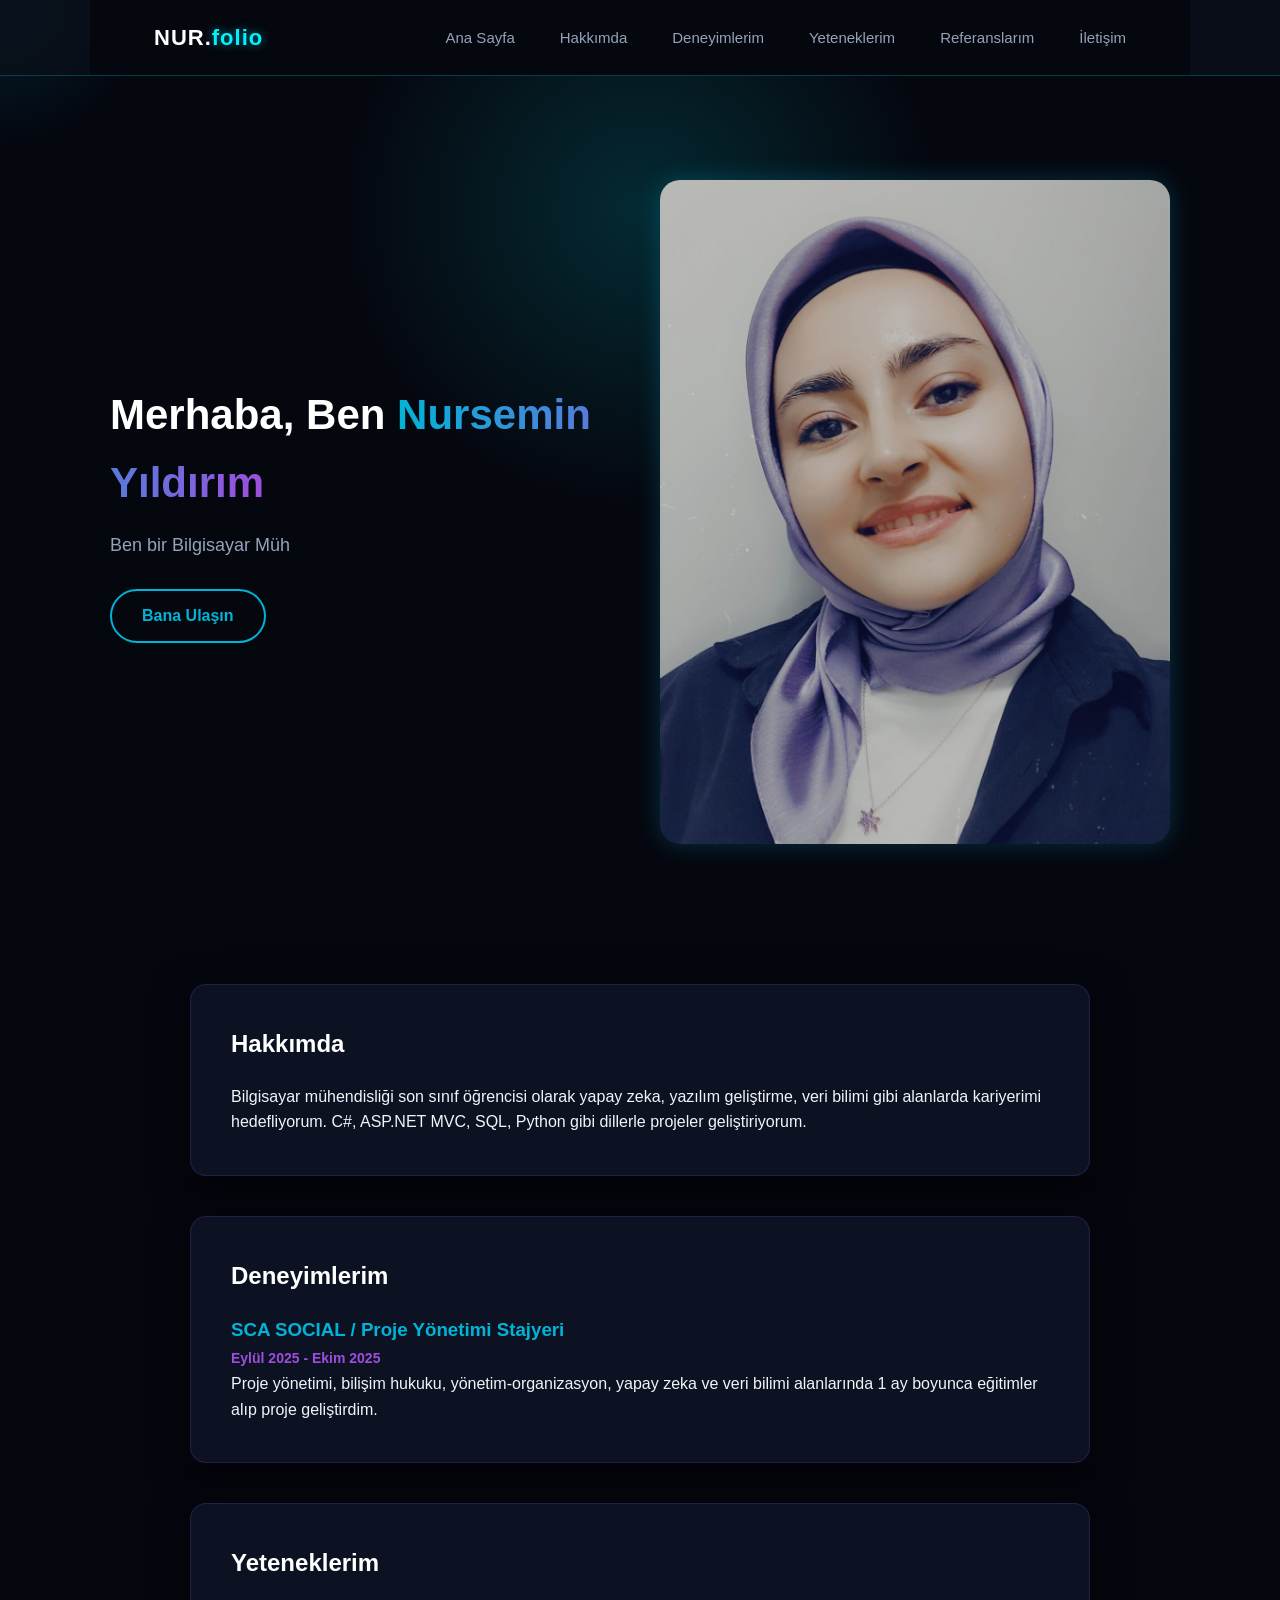
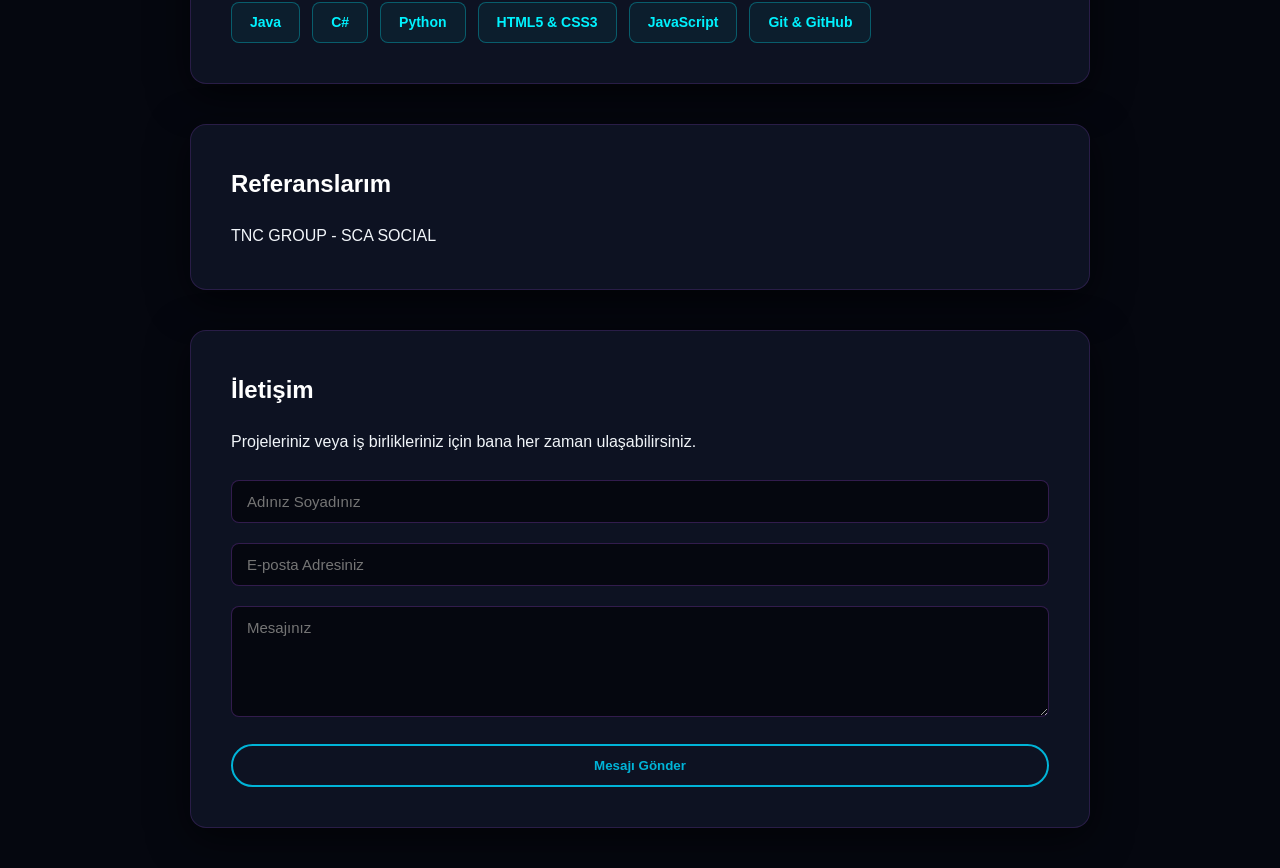
<file: index.html>
<!DOCTYPE html>
<html lang="tr">
<head>
    <meta charset="UTF-8">
    <meta name="viewport" content="width=device-width, initial-scale=1.0">
    <meta name="description" content="Bilgisayar Mühendisliği öğrencisi Nursemin Yıldırım'ın kişisel portfolyo web sitesi. Yapay zeka, yazılım geliştirme ve teknoloji projeleri.">
    <title>Nursemin Yıldırım | Portfolyo</title>
    <link rel="stylesheet" href="style.css">
</head>
<body>
    
    <div class="cursor-glow"></div>

    <div class="bg-glow"></div>

    <header>
        <nav class="navbar">
            <div class="logo">NUR.<span>folio</span></div>
        
            <div class="hamburger" id="hamburger">
                <span class="bar"></span>
                <span class="bar"></span>
                <span class="bar"></span>
            </div>

            <ul class="nav-links">
                <li><a href="#home">Ana Sayfa</a></li>
                <li><a href="#about">Hakkımda</a></li>
                <li><a href="#experience">Deneyimlerim</a></li>
                <li><a href="#skills">Yeteneklerim</a></li>
                <li><a href="#references">Referanslarım</a></li>
                <li><a href="#contact">İletişim</a></li>
            </ul>
        </nav>
    </header>

    <main>
    <section id="home" class="hero">
        <div class="hero-content">
            <h1 class="neon-text">Merhaba, Ben <span>Nursemin Yıldırım</span></h1>
            
            <p>Ben bir <span id="typewriter"></span></p> 
            
            <a href="#contact" class="neon-btn">Bana Ulaşın</a>
        </div>
        
        <div class="hero-image">
            <img src="Nursemin(1).jpeg" alt="Nursemin Yıldırım" width="600" height="800">
        </div>
    </section>

    <section id="about" class="card">
        <h2>Hakkımda</h2>
        <p>Bilgisayar mühendisliği son sınıf öğrencisi olarak yapay zeka, yazılım geliştirme, veri bilimi gibi alanlarda kariyerimi hedefliyorum. C#, ASP.NET MVC, SQL, Python gibi dillerle projeler geliştiriyorum.</p>
    </section>

    <section id="experience" class="card">
        <h2>Deneyimlerim</h2>
        <div class="exp-item">
            <h3>SCA SOCIAL / Proje Yönetimi Stajyeri</h3>
            <span class="date">Eylül 2025 - Ekim 2025</span>
            <p>Proje yönetimi, bilişim hukuku, yönetim-organizasyon, yapay zeka ve veri bilimi alanlarında 1 ay boyunca eğitimler alıp proje geliştirdim.</p>
        </div>
    </section>

    <section id="skills" class="card">
        <h2>Yeteneklerim</h2>
        <ul class="skills-list">
            <li>Java</li>
            <li>C#</li>
            <li>Python</li>
            <li>HTML5 & CSS3</li>
            <li>JavaScript</li>
            <li>Git & GitHub</li>
        </ul>
    </section>

    <section id="references" class="card">
        <h2>Referanslarım</h2>
        <p class="ref-text">TNC GROUP - SCA SOCIAL</p>
    </section>

    <section id="contact" class="card">
        <h2>İletişim</h2>
        <p>Projeleriniz veya iş birlikleriniz için bana her zaman ulaşabilirsiniz.</p>
        
        <form id="portfolio-form" novalidate>
            <div class="form-group">
                <input type="text" id="name" placeholder="Adınız Soyadınız" required>
                <span class="error-msg" id="name-error"></span>
            </div>
            
            <div class="form-group">
                <input type="email" id="email" placeholder="E-posta Adresiniz" required>
                <span class="error-msg" id="email-error"></span>
            </div>
            
            <div class="form-group">
                <textarea id="message" rows="5" placeholder="Mesajınız" required></textarea>
                <span class="error-msg" id="message-error"></span>
            </div>
            
            <button type="submit" class="neon-btn" style="background:transparent; cursor:pointer; width:100%;">Mesajı Gönder</button>
        </form>

        <div id="success-box" class="success-message" style="display: none;">
            <h3>Sinyal Gönderildi! 🚀</h3>
            <p>Mesajınız başarıyla iletildi. En kısa sürede geri dönüş yapacağım.</p>
        </div>
    </section>
    </main>

    <button id="scrollToTopBtn" title="Yukarı Çık">▲</button>

    <script src="script.js"></script>

</body>
</html>
</file>
<file: style.css>
/* Genel Ayarlar ve Font Seçimi */
* {
    margin: 0;
    padding: 0;
    box-sizing: border-box;
    font-family: 'Segoe UI', Roboto, Helvetica, Arial, sans-serif;
    scroll-behavior: smooth; /* Menüye basınca yumuşak kayma efekti */
}

body {
    background-color: #05070f; /* Çok daha derin, gerçek bir gece siyahı */
    color: #f1f5f9; /* Canlı beyaz yazı */
    line-height: 1.6;
    overflow-x: hidden;
}

/* Arka plandaki neon parlama efekti */
.bg-glow {
    position: absolute;
    top: -10%;
    left: 50%;
    transform: translateX(-50%);
    width: 600px;
    height: 600px;
    background: radial-gradient(circle, rgba(0, 242, 254, 0.15) 0%, rgba(157, 78, 221, 0) 70%);
    z-index: -1;
    pointer-events: none;
}

/* Navigasyon (Menü) Tasarımı */
header {
    background-color: rgba(11, 15, 25, 0.8);
    backdrop-filter: blur(12px); /* Arkadaki içeriği buzlu cam yapar */
    border-bottom: 1px solid rgba(0, 242, 254, 0.2); /* İnce neon alt çizgi */
    position: fixed; /* Sayfa kaysa da yukarıda sabit kalır */
    top: 0;
    width: 100%;
    z-index: 1000;
}

nav {
    display: flex;
    justify-content: space-between;
    align-items: center;
    max-width: 1100px;
    margin: 0 auto;
    padding: 15px 20px;
}

nav .logo {
    font-size: 22px;
    font-weight: 800;
    color: #ffffff;
    letter-spacing: 1px;
}

nav .logo span {
    color: #00f2fe; /* Logo sonundaki .dev neon turkuaz */
    text-shadow: 0 0 10px rgba(0, 242, 254, 0.5);
}

nav ul {
    display: flex;
    list-style: none; /* Noktaları kaldırır */
}

nav ul li {
    margin-left: 25px;
}

nav ul li a {
    text-decoration: none; /* Alt çizgiyi kaldırır */
    color: #94a3b8;
    font-weight: 500;
    font-size: 15px;
    transition: color 0.3s ease;
}

nav ul li a:hover {
    color: #00f2fe;
    text-shadow: 0 0 8px rgba(0, 242, 254, 0.6); /* Fareyle üzerine gelince turkuaz olur */
}

/* Bölüm (Section) Genel Ayarları */
section.card {
    padding: 40px;
    max-width: 900px; /* Görsel gelince biraz genişletmek iyi olur */
    margin: 40px auto;
    background: #0d1222; /* Açık gri yerine derin lacivert-gri tonu */
    border: 1px solid rgba(157, 78, 221, 0.2); 
    border-radius: 16px;
    box-shadow: 0 10px 40px rgba(0, 0, 0, 0.6);
    transition: transform 0.3s ease, border 0.3s ease;

    transform-style: preserve-3d; /* 3D elementlerin alt ögelerini de korur */
    transition: transform 0.1s ease; /* Fare hareket ederken takılmaması için hızlı geçiş */

    /*Menünün başlığı kapatmasını engeller */
    scroll-margin-top: 90px;
}

section.card:hover {
    transform: translateY(-3px);
    border: 1px solid #00b4d8; /* Daha belirgin turkuaz parlama */
}

section h2 {
    font-size: 24px;
    color: #ffffff;
    margin-bottom: 20px;
    position: relative;
    display: inline-block;
}

/* Başlıkların altındaki neon çizgiler */
section h2::after {
    background: linear-gradient(90deg, #00b4d8, #9d4edd);
    box-shadow: 0 0 8px #00b4d8;
}

/* Ana Sayfa Giriş Alanı */
/* YENİ HERO ALANI: Yazı ve Görseli Yan Yana Getiriyoruz */
.hero {
    display: flex;
    justify-content: space-between;
    align-items: center;
    max-width: 1100px;
    margin: 0 auto;
    padding: 180px 20px 100px 20px;
    gap: 40px;
}

.hero-content {
    flex: 1;
    text-align: left; /* Yazıları sola yaslayarak modern bir hava kattık */
}

.hero h1 {
    font-size: 42px;
    color: #ffffff;
    margin-bottom: 15px;
    font-weight: 800;
}

/* Turkuaz ve Mor Geçişini Daha Canlı Yaptık */
.hero h1 span {
    background: linear-gradient(90deg, #00b4d8 0%, #9d4edd 100%);
    -webkit-background-clip: text;
    background-clip: text;
    -webkit-text-fill-color: transparent;
}

.hero p {
    font-size: 18px;
    color: #94a3b8;
    margin-bottom: 30px;
}

/* Görselin Tarzı ve Animasyonu */
.hero-image {
    flex: 1;
    display: flex;
    justify-content: center;
}

.hero-image img {
    max-width: 100%;
    height: auto;
    border-radius: 20px;
    /* Görsele hafif neon bir dış gölge veriyoruz */
    box-shadow: 0 0 25px rgba(0, 180, 216, 0.25); 
    /* Tatlı bir yukarı-aşağı süzülme efekti */
    animation: float 4s ease-in-out infinite; 
}

/* Süzülme Animasyonu Kodları */
@keyframes float {
    0% { transform: translateY(0px); }
    50% { transform: translateY(-15px); }
    100% { transform: translateY(0px); }
}

/* Neon Buton */
.neon-btn {
    display: inline-block;
    padding: 12px 30px;
    color: #00b4d8; /* Daha koyu ve keskin turkuaz */
    text-decoration: none;
    font-weight: 600;
    border: 2px solid #00b4d8;
    border-radius: 30px;
    transition: all 0.3s ease;
}

.neon-btn:hover {
    background: #00b4d8;
    color: #05070f;
    box-shadow: 0 0 25px rgba(0, 180, 216, 0.7);
}

/* Yenilenen Teknolojik Yetenekler */
.skills-list {
    list-style: none;
    display: flex;
    flex-wrap: wrap;
    gap: 12px;
}

.skills-list li {
    background: rgba(0, 242, 254, 0.05);
    color: #00f2fe;
    border: 1px solid rgba(0, 242, 254, 0.3);
    padding: 8px 18px;
    border-radius: 8px;
    font-weight: 600;
    font-size: 14px;
    transition: all 0.3s ease;
}

.skills-list li:hover {
    background: rgba(157, 78, 221, 0.1);
    color: #9d4edd;
    border-color: #9d4edd;
    box-shadow: 0 0 10px rgba(157, 78, 221, 0.4);
}

/* İletişim Linki */
.email-link {
    display: inline-block;
    margin-top: 15px;
    color: #9d4edd;
    text-decoration: none;
    font-weight: bold;
    font-size: 18px;
    transition: color 0.3s;
}

.email-link:hover {
    color: #00b4d8;
    text-shadow: 0 0 8px rgba(0, 180, 216, 0.5);
}

/* Deneyim */
.exp-item h3 {
    color: #00b4d8;
}

.exp-item .date {
    color: #9d4edd;
    font-size: 14px;
    font-weight: 600;
}

/* İmleç Takip Eden Neon Işık */
.cursor-glow {
    position: fixed;
    width: 300px;
    height: 300px;
    background: radial-gradient(circle, rgba(0, 180, 216, 0.15) 0%, rgba(0, 0, 0, 0) 70%);
    border-radius: 50%;
    pointer-events: none; /* Fare tıklamalarını engellemez, arkasındaki butonlara tıklanabilir */
    transform: translate(-50%, -50%); /* Işığın tam merkezini fareye hizalar */
    z-index: 1; /* Kartların arkasında, arka planın önünde kalır */
    transition: width 0.3s ease, height 0.3s ease; /* Boyut değişimini yumuşatır */
}

/* İletişim Formu Tasarımı */
#portfolio-form {
    margin-top: 25px;
}

.form-group {
    margin-bottom: 20px;
    position: relative;
}

.form-group input, 
.form-group textarea {
    width: 100%;
    padding: 12px 15px;
    background: #05070f; /* Form içi derin siyah */
    border: 1px solid rgba(157, 78, 221, 0.3); /* Hafif mor çerçeve */
    border-radius: 8px;
    color: #ffffff;
    font-size: 15px;
    outline: none;
    transition: all 0.3s ease;
}

/* Kutulara tıklanınca (Focus) neon turkuaz parlasın */
.form-group input:focus, 
.form-group textarea:focus {
    border-color: #00b4d8;
    box-shadow: 0 0 12px rgba(0, 180, 216, 0.4);
}

/* Hata Mesajı Stili */
.error-msg {
    color: #ff4757; /* Neon kırmızı-pembe tonu */
    font-size: 13px;
    display: block;
    margin-top: 5px;
    text-align: left;
    font-weight: 500;
}

/* Hata durumunda kutunun çerçevesi kırmızı parlasın */
.form-group.invalid input,
.form-group.invalid textarea {
    border-color: #ff4757;
    box-shadow: 0 0 12px rgba(255, 71, 87, 0.3);
}

/* Başarı Ekranı Stili */
.success-message {
    text-align: center;
    padding: 30px 10px;
}

.success-message h3 {
    color: #00b4d8;
    font-size: 24px;
    margin-bottom: 10px;
    text-shadow: 0 0 10px rgba(0, 180, 216, 0.5);
}



/* Yukarı Kaydır Butonu Stili */
#scrollToTopBtn {
    position: fixed;
    bottom: 30px;
    right: 30px;
    z-index: 99;
    border: 2px solid #9d4edd; /* Siber mor çerçeve */
    background-color: #05070f; /* Derin siyah arka plan */
    color: #9d4edd;
    cursor: pointer;
    padding: 12px 16px;
    border-radius: 50%; /* Tam yuvarlak buton */
    font-size: 18px;
    font-weight: bold;
    outline: none;
    box-shadow: 0 0 10px rgba(157, 78, 221, 0.2);
    
    /* İlk başta gizli olması için ve yumuşak görünme efekti */
    opacity: 0;
    pointer-events: none;
    transition: all 0.4s ease;
}

/* Fareyle üzerine gelince neon turkuaz parlasın */
#scrollToTopBtn:hover {
    color: #00b4d8;
    border-color: #00b4d8;
    box-shadow: 0 0 20px rgba(0, 180, 216, 0.6);
    transform: translateY(-5px); /* Hafifçe yukarı zıplama efekti */
}

/* JavaScript ile bu sınıfı ekleyerek butonu görünür kılacağız */
#scrollToTopBtn.show {
    opacity: 1;
    pointer-events: auto;
}



/* Hamburger İkonu Stili (Masaüstünde gizli olacak ama mobilde (768px altı) görünecek) */
/* Temel Masaüstü Navbar Düzeni */
.navbar {
    display: flex;
    justify-content: space-between; /* Logo solda, menü sağda kalır */
    align-items: center;
    padding: 20px 5%;
    position: relative;
    background-color: #05070f;
    z-index: 1000;
}

.nav-links {
    display: flex;
    list-style: none;
    gap: 20px;
}

/* Hamburger İkonu Masaüstü Ayarı */
.hamburger {
    display: none; /* Bilgisayarda gizle */
    cursor: pointer;
    flex-direction: column;
    gap: 5px;
    z-index: 1001;
}

.hamburger .bar {
    width: 25px;
    height: 3px;
    background-color: #00b4d8;
    border-radius: 5px;
    transition: all 0.3s ease;
}

/* --- MOBİL AYARLAR (768px altı ekranlar) --- */
@media (max-width: 768px) {
    .hamburger {
        display: flex; /* Mobilde görünür yap */
    }

    .nav-links {
        position: fixed; /* absolute yerine fixed yaparak tüm ekranı kaplamasını sağlıyoruz */
        top: 0;
        right: -100%; /* Başlangıçta sağda gizli */
        flex-direction: column;
        justify-content: center; /* Linkleri dikeyde ortala */
        align-items: center;
        background-color: rgba(5, 7, 15, 0.95); /* Arka planı hafif şeffaf siberpunk siyahı yap */
        width: 70%; /* Ekranın %70'ini kaplasın */
        height: 100vh; /* Tüm boyu kaplasın */
        transition: 0.4s ease-in-out;
        box-shadow: -5px 0 15px rgba(157, 78, 221, 0.3);
        border-left: 2px solid #9d4edd;
    }

    /* Menü açıldığında devreye girecek sınıf */
    .nav-links.active {
        right: 0; 
    }

    .nav-links li {
        margin: 15px 0;
    }
    
    /* Hero alanının mobilde alt alta düzgünce sıralanması */
    .hero {
        flex-direction: column-reverse; /* Önce fotoğraf sonra yazı gelebilir veya tam tersi */
        text-align: center;
        padding: 100px 20px 40px 20px;
        gap: 20px;
    }
}
</file>
